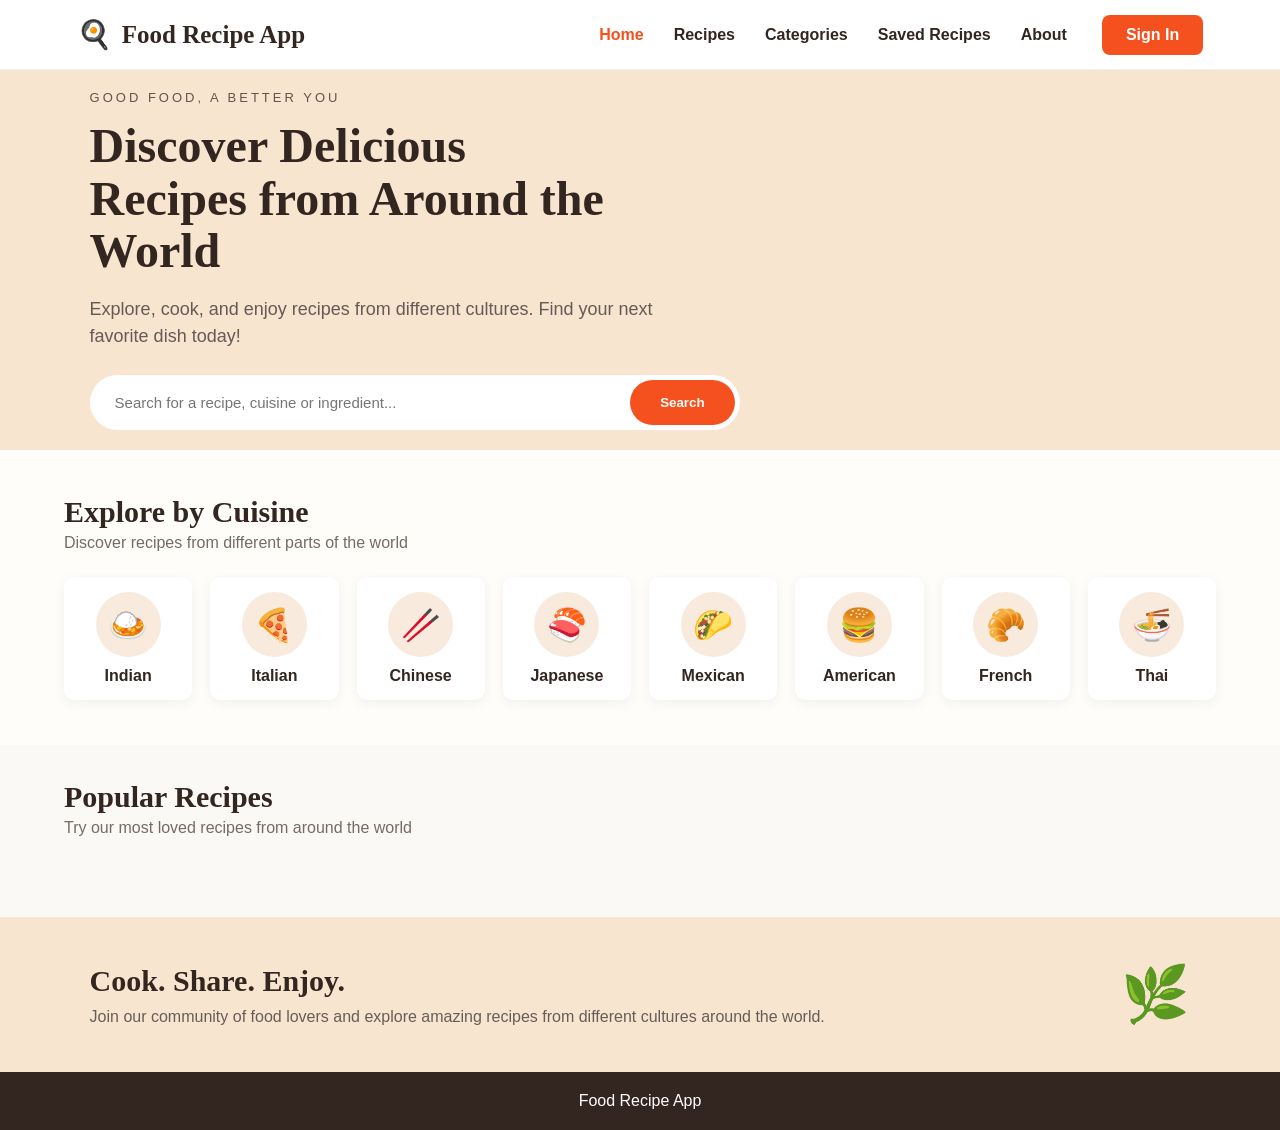
<file: index.html>
<!DOCTYPE html>
<html>

<head>

    <title>Food Recipe App</title>

    <link rel="stylesheet" href="CSS/style.css">

</head>

<body>

    <header>

        <div class="logo">
            <span>🍳</span>
            <h1>Food Recipe App</h1>
        </div>

        <nav>
            <a href="index.html" class="active">Home</a>
            <a href="recipes.html">Recipes</a>
            <a href="categories.html">Categories</a>
            <a href="saved.html">Saved Recipes</a>
            <a href="about.html">About</a>
        </nav>

        <div class="user-area" id="userArea">

            <a href="signin.html" class="signin">
                Sign In
            </a>

        </div>

    </header>


    <section class="hero">

        <div class="hero-content">

            <p class="small-title">
                GOOD FOOD, A BETTER YOU
            </p>

            <h2>
                Discover Delicious<br>
                Recipes from Around the World
            </h2>

            <p class="hero-text">
                Explore, cook, and enjoy recipes from different cultures.
                Find your next favorite dish today!
            </p>

            <div class="search-box">

                <input
                    type="text"
                    id="searchInput"
                    placeholder="Search for a recipe, cuisine or ingredient..."
                >

                <button onclick="searchRecipes()">
                    Search
                </button>

            </div>

        </div>

    </section>


    <section class="categories" id="categories">

        <div class="section-heading">

            <div>

                <h2>Explore by Cuisine</h2>

                <p>
                    Discover recipes from different parts of the world
                </p>

            </div>

        </div>


        <div class="category-container">

            <div class="category"
                 onclick="filterCuisine('Indian')">

                <div class="category-icon">🍛</div>

                <h3>Indian</h3>

            </div>


            <div class="category"
                 onclick="filterCuisine('Italian')">

                <div class="category-icon">🍕</div>

                <h3>Italian</h3>

            </div>


            <div class="category"
                 onclick="filterCuisine('Chinese')">

                <div class="category-icon">🥢</div>

                <h3>Chinese</h3>

            </div>


            <div class="category"
                 onclick="filterCuisine('Japanese')">

                <div class="category-icon">🍣</div>

                <h3>Japanese</h3>

            </div>


            <div class="category"
                 onclick="filterCuisine('Mexican')">

                <div class="category-icon">🌮</div>

                <h3>Mexican</h3>

            </div>


            <div class="category"
                 onclick="filterCuisine('American')">

                <div class="category-icon">🍔</div>

                <h3>American</h3>

            </div>


            <div class="category"
                 onclick="filterCuisine('French')">

                <div class="category-icon">🥐</div>

                <h3>French</h3>

            </div>


            <div class="category"
                 onclick="filterCuisine('Thai')">

                <div class="category-icon">🍜</div>

                <h3>Thai</h3>

            </div>

        </div>

    </section>


    <section class="recipes" id="recipes">

        <div class="section-heading">

            <div>

                <h2>Popular Recipes</h2>

                <p>
                    Try our most loved recipes from around the world
                </p>

            </div>

        </div>


        <div class="recipe-container">

        </div>

    </section>


    <section class="about" id="about">

        <div>

            <h2>
                Cook. Share. Enjoy.
            </h2>

            <p>
                Join our community of food lovers and explore amazing
                recipes from different cultures around the world.
            </p>

        </div>

        <div class="about-icon">
            🌿
        </div>

    </section>


    <footer>

        <p>
            Food Recipe App
        </p>

    </footer>


    <script src="JS/script.js"></script>
    <script src="JS/auth.js"></script>

</body>

</html>
</file>
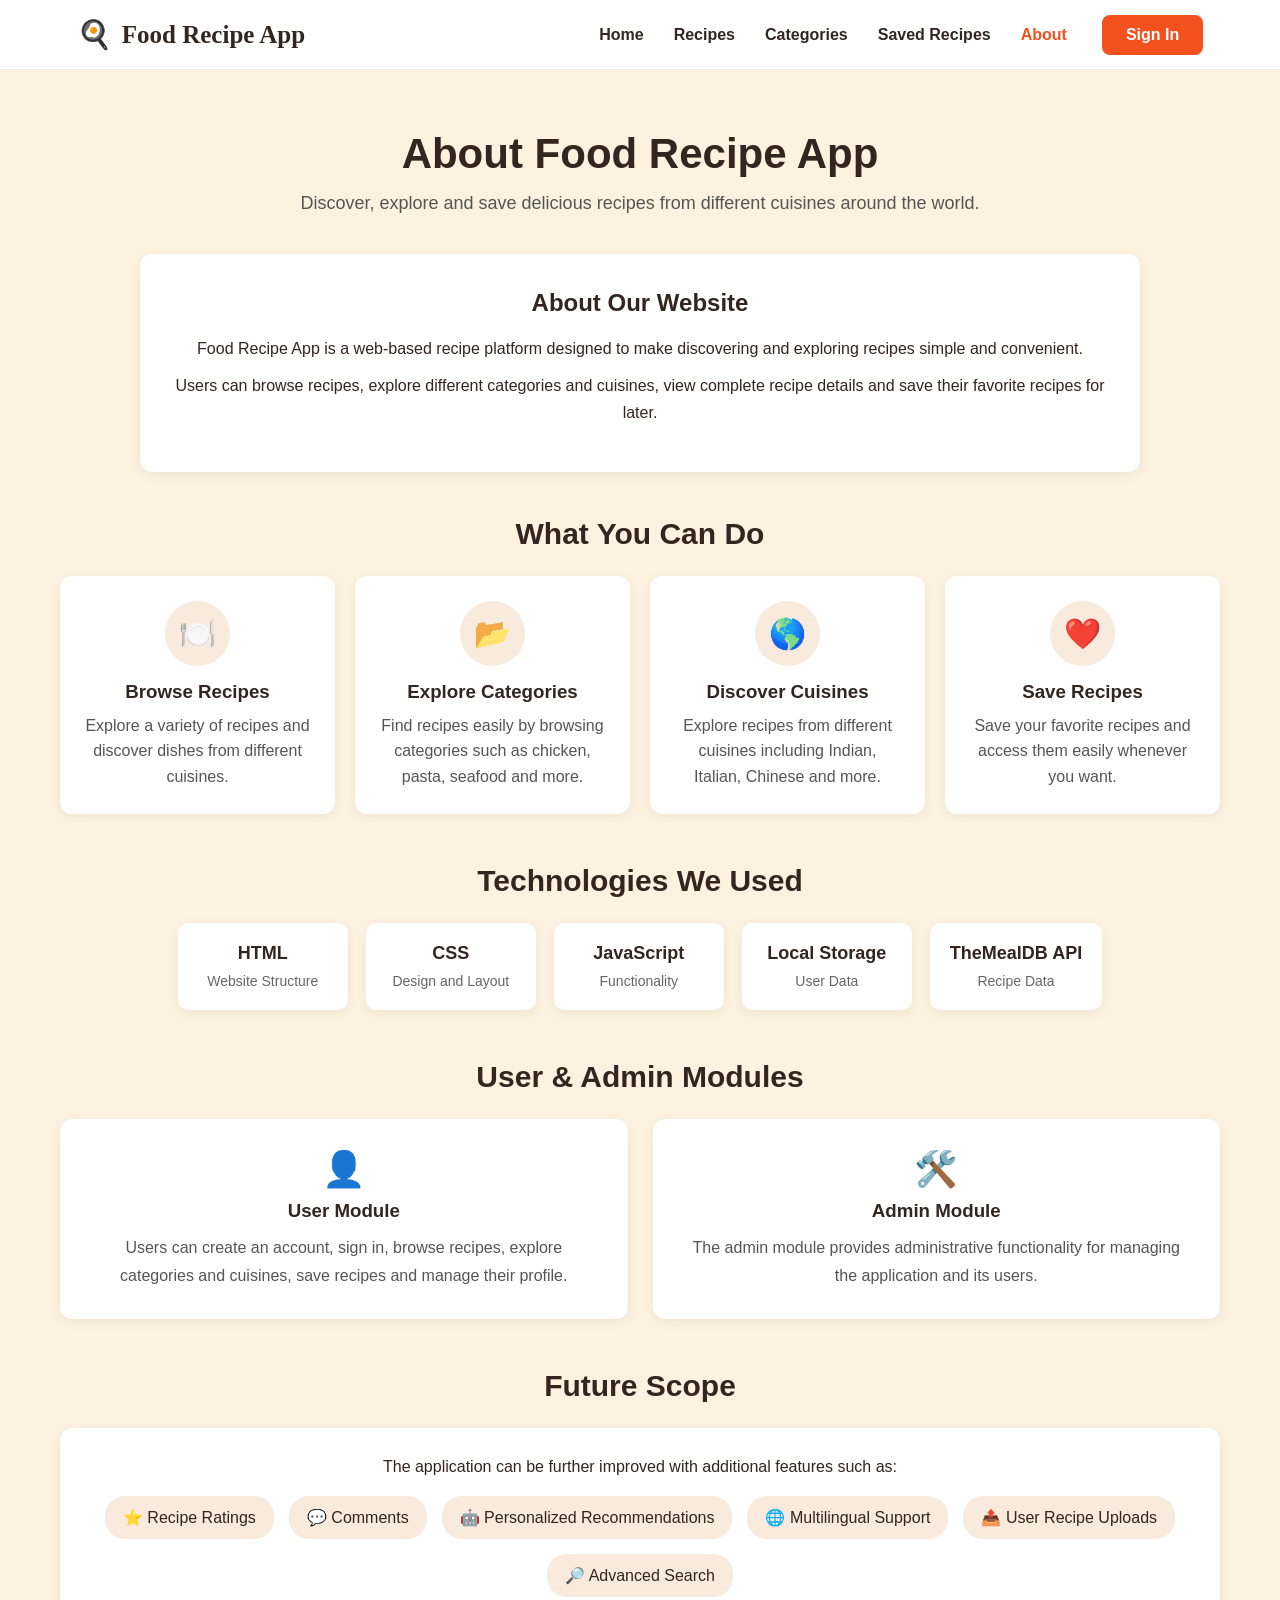
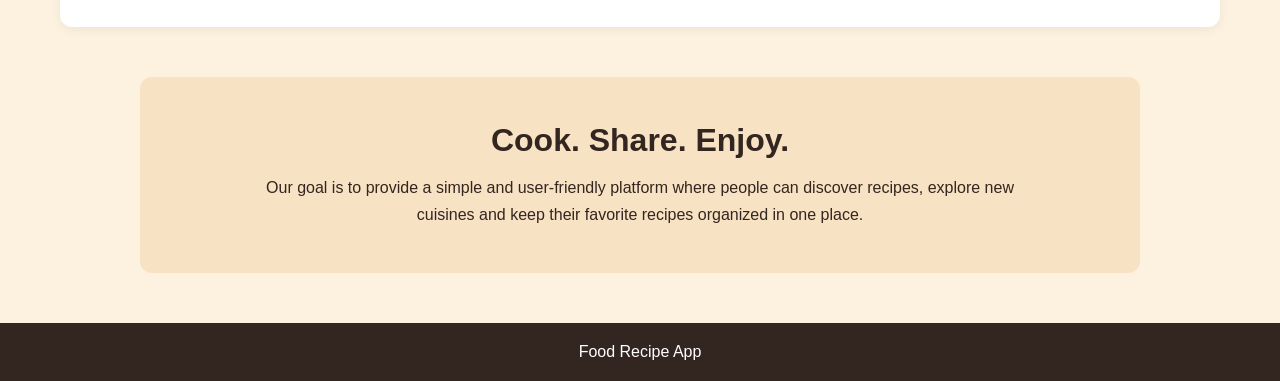
<file: about.html>
<!DOCTYPE html>
<html>

<head>

    <title>About - Food Recipe App</title>

    <link rel="stylesheet" href="CSS/style.css">

</head>

<body>

    <header>

        <div class="logo">

            <span>🍳</span>

            <h1>Food Recipe App</h1>

        </div>

        <nav>

            <a href="index.html">
                Home
            </a>

            <a href="recipes.html">
                Recipes
            </a>

            <a href="categories.html">
                Categories
            </a>

            <a href="saved.html">
                Saved Recipes
            </a>

            <a href="about.html" class="active">
                About
            </a>

        </nav>

        <div class="user-area" id="userArea">

            <a href="signin.html" class="signin">
                Sign In
            </a>

        </div>

    </header>


    <main class="about-page">

        <section class="about-hero">

            <h2>
                About Food Recipe App
            </h2>

            <p>
                Discover, explore and save delicious recipes
                from different cuisines around the world.
            </p>

        </section>


        <section class="about-introduction">

            <h2>
                About Our Website
            </h2>

            <p>
                Food Recipe App is a web-based recipe platform
                designed to make discovering and exploring recipes
                simple and convenient.
            </p>

            <p>
                Users can browse recipes, explore different
                categories and cuisines, view complete recipe
                details and save their favorite recipes for later.
            </p>

        </section>


        <section class="about-section">

            <h2>
                What You Can Do
            </h2>

            <div class="about-features">

                <div class="about-feature">

                    <div class="about-feature-icon">
                        🍽️
                    </div>

                    <h3>
                        Browse Recipes
                    </h3>

                    <p>
                        Explore a variety of recipes and discover
                        dishes from different cuisines.
                    </p>

                </div>


                <div class="about-feature">

                    <div class="about-feature-icon">
                        📂
                    </div>

                    <h3>
                        Explore Categories
                    </h3>

                    <p>
                        Find recipes easily by browsing categories
                        such as chicken, pasta, seafood and more.
                    </p>

                </div>


                <div class="about-feature">

                    <div class="about-feature-icon">
                        🌎
                    </div>

                    <h3>
                        Discover Cuisines
                    </h3>

                    <p>
                        Explore recipes from different cuisines
                        including Indian, Italian, Chinese and more.
                    </p>

                </div>


                <div class="about-feature">

                    <div class="about-feature-icon">
                        ❤️
                    </div>

                    <h3>
                        Save Recipes
                    </h3>

                    <p>
                        Save your favorite recipes and access them
                        easily whenever you want.
                    </p>

                </div>

            </div>

        </section>


        <section class="about-section">

            <h2>
                Technologies We Used
            </h2>

            <div class="technology-list">

                <div class="technology">
                    <strong>HTML</strong>
                    <span>Website Structure</span>
                </div>

                <div class="technology">
                    <strong>CSS</strong>
                    <span>Design and Layout</span>
                </div>

                <div class="technology">
                    <strong>JavaScript</strong>
                    <span>Functionality</span>
                </div>

                <div class="technology">
                    <strong>Local Storage</strong>
                    <span>User Data</span>
                </div>

                <div class="technology">
                    <strong>TheMealDB API</strong>
                    <span>Recipe Data</span>
                </div>

            </div>

        </section>


        <section class="about-section">

            <h2>
                User & Admin Modules
            </h2>

            <div class="modules-container">

                <div class="module-card">

                    <div class="module-icon">
                        👤
                    </div>

                    <h3>
                        User Module
                    </h3>

                    <p>
                        Users can create an account, sign in,
                        browse recipes, explore categories and
                        cuisines, save recipes and manage their
                        profile.
                    </p>

                </div>


                <div class="module-card">

                    <div class="module-icon">
                        🛠️
                    </div>

                    <h3>
                        Admin Module
                    </h3>

                    <p>
                        The admin module provides administrative
                        functionality for managing the application
                        and its users.
                    </p>

                </div>

            </div>

        </section>


        <section class="about-section">

            <h2>
                Future Scope
            </h2>

            <div class="future-content">

                <p>
                    The application can be further improved with
                    additional features such as:
                </p>

                <div class="future-list">

                    <span>⭐ Recipe Ratings</span>

                    <span>💬 Comments</span>

                    <span>🤖 Personalized Recommendations</span>

                    <span>🌐 Multilingual Support</span>

                    <span>📤 User Recipe Uploads</span>

                    <span>🔎 Advanced Search</span>

                </div>

            </div>

        </section>


        <section class="about-goal">

            <h2>
                Cook. Share. Enjoy.
            </h2>

            <p>
                Our goal is to provide a simple and user-friendly
                platform where people can discover recipes, explore
                new cuisines and keep their favorite recipes
                organized in one place.
            </p>

        </section>

    </main>


    <footer>

        <p>
            Food Recipe App
        </p>

    </footer>


    <script src="JS/auth.js"></script>

</body>

</html>
</file>
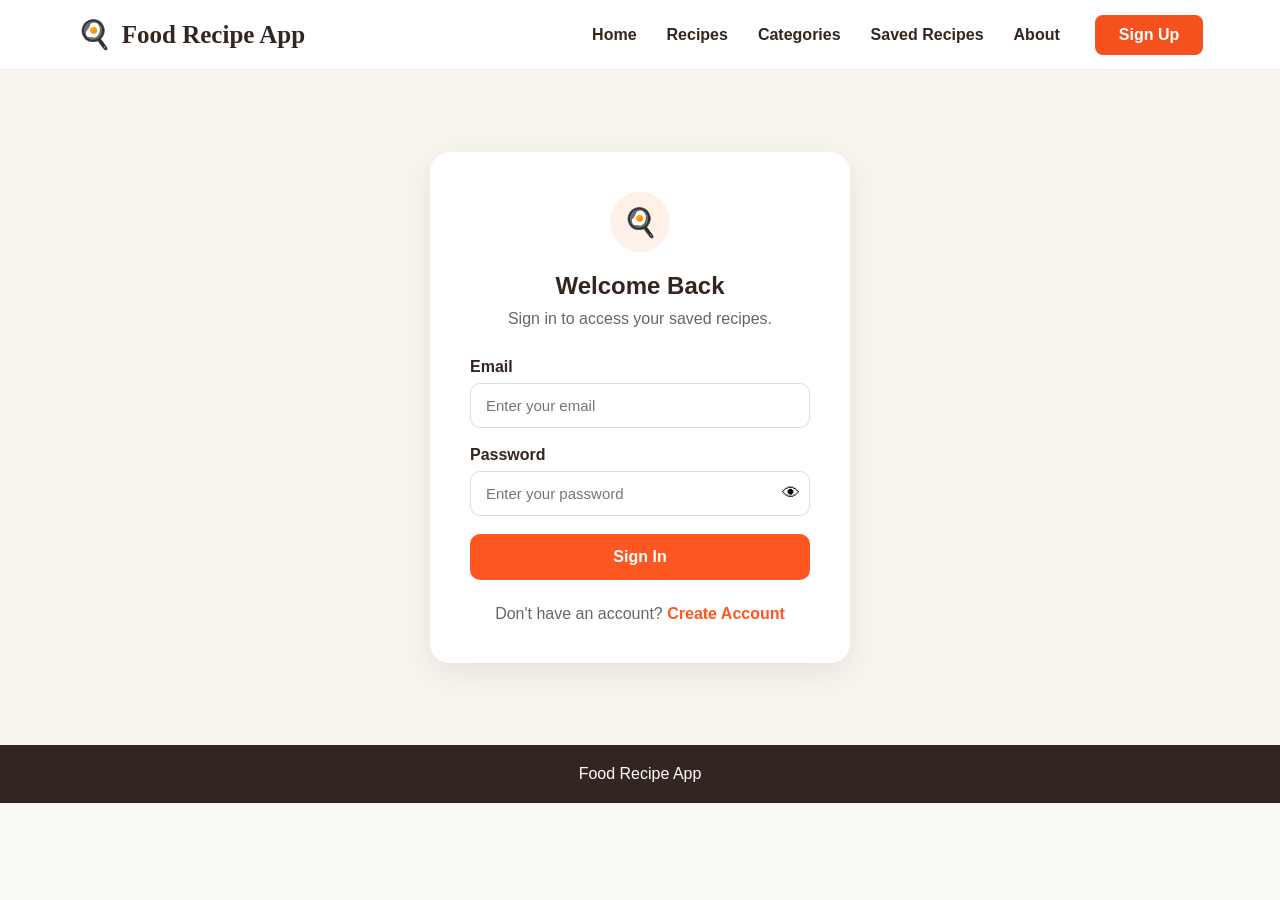
<file: admin.html>
<!DOCTYPE html>
<html>

<head>

    <title>Admin Dashboard - Food Recipe App</title>

    <link rel="stylesheet" href="CSS/style.css">

</head>


<body>


<header>

    <div class="logo">

        <span>🍳</span>

        <h1>Food Recipe App</h1>

    </div>


    <nav>

        <a href="admin.html" class="active">
            Dashboard
        </a>

        <a href="index.html">
            Website
        </a>

    </nav>


    <div class="user-area">

        <span class="welcome-user">
            👑 Administrator
        </span>

        <button
            class="logout-button"
            onclick="logout()"
        >
            Logout
        </button>

    </div>

</header>



<main class="admin-page">


    <div class="admin-heading">

        <div>

            <p class="small-title">
                ADMIN PANEL
            </p>

            <h2>
                Welcome, Administrator
            </h2>

            <p>
                Manage your Food Recipe App from here.
            </p>

        </div>

    </div>



    <section class="admin-stats">

        <div class="admin-card">

            <div class="admin-card-icon">
                👥
            </div>

            <h3 id="userCount">
                0
            </h3>

            <p>
                Registered Users
            </p>

        </div>

    </section>



    <section class="admin-content">


        <div class="admin-panel">

            <h2>
                User Management
            </h2>

            <p>
                Click on a user to view their profile.
            </p>


            <div id="userList"></div>

        </div>



        <div class="admin-panel">

            <h2>
                Quick Actions
            </h2>


            <div class="admin-actions">

                <a
                    href="index.html"
                    class="admin-action"
                >
                    🍴 View Website
                </a>


                <a
                    href="saved.html"
                    class="admin-action"
                >
                    ❤️ Saved Recipes
                </a>

            </div>

        </div>


    </section>


</main>



<footer>

    <p>
        Food Recipe App
    </p>

</footer>



<script src="JS/auth.js"></script>


<script>


function checkAdmin() {

    let loggedInUser =
        JSON.parse(
            localStorage.getItem("loggedInUser")
        );


    if (
        !loggedInUser ||
        loggedInUser.role !== "admin"
    ) {

        window.location.href =
            "signin.html";

        return;

    }


    displayUsers();

}



function displayUsers() {

    let users =
        JSON.parse(
            localStorage.getItem("users")
        ) || [];


    document.getElementById(
        "userCount"
    ).textContent =
        users.length;


    let userList =
        document.getElementById(
            "userList"
        );


    if (users.length === 0) {

        userList.innerHTML = `

            <div class="no-users">

                No registered users yet.

            </div>

        `;

        return;

    }


    userList.innerHTML = "";


    users.forEach(
        function(user, index) {


            let row =
                document.createElement(
                    "div"
                );


            row.className =
                "user-row";


            row.innerHTML = `

                <div class="user-info">

                    <div class="user-avatar">
                        👤
                    </div>

                    <div>

                        <h3>
                            ${user.name}
                        </h3>

                        <p>
                            ${user.email}
                        </p>

                    </div>

                </div>


                <div class="user-actions">

                    <button
                        class="view-user"
                        onclick="viewUser(${index})"
                    >
                        View Details
                    </button>


                    <button
                        class="delete-user"
                        onclick="deleteUser(${index})"
                    >
                        Delete
                    </button>

                </div>

            `;


            userList.appendChild(row);

        }
    );

}



function viewUser(index) {

    window.location.href =
        "user-profile.html?id=" +
        index;

}



function deleteUser(index) {

    let users =
        JSON.parse(
            localStorage.getItem("users")
        ) || [];


    if (
        confirm(
            "Are you sure you want to delete this user?"
        )
    ) {

        users.splice(index, 1);


        localStorage.setItem(
            "users",
            JSON.stringify(users)
        );


        displayUsers();

    }

}



checkAdmin();


</script>


</body>

</html>
</file>
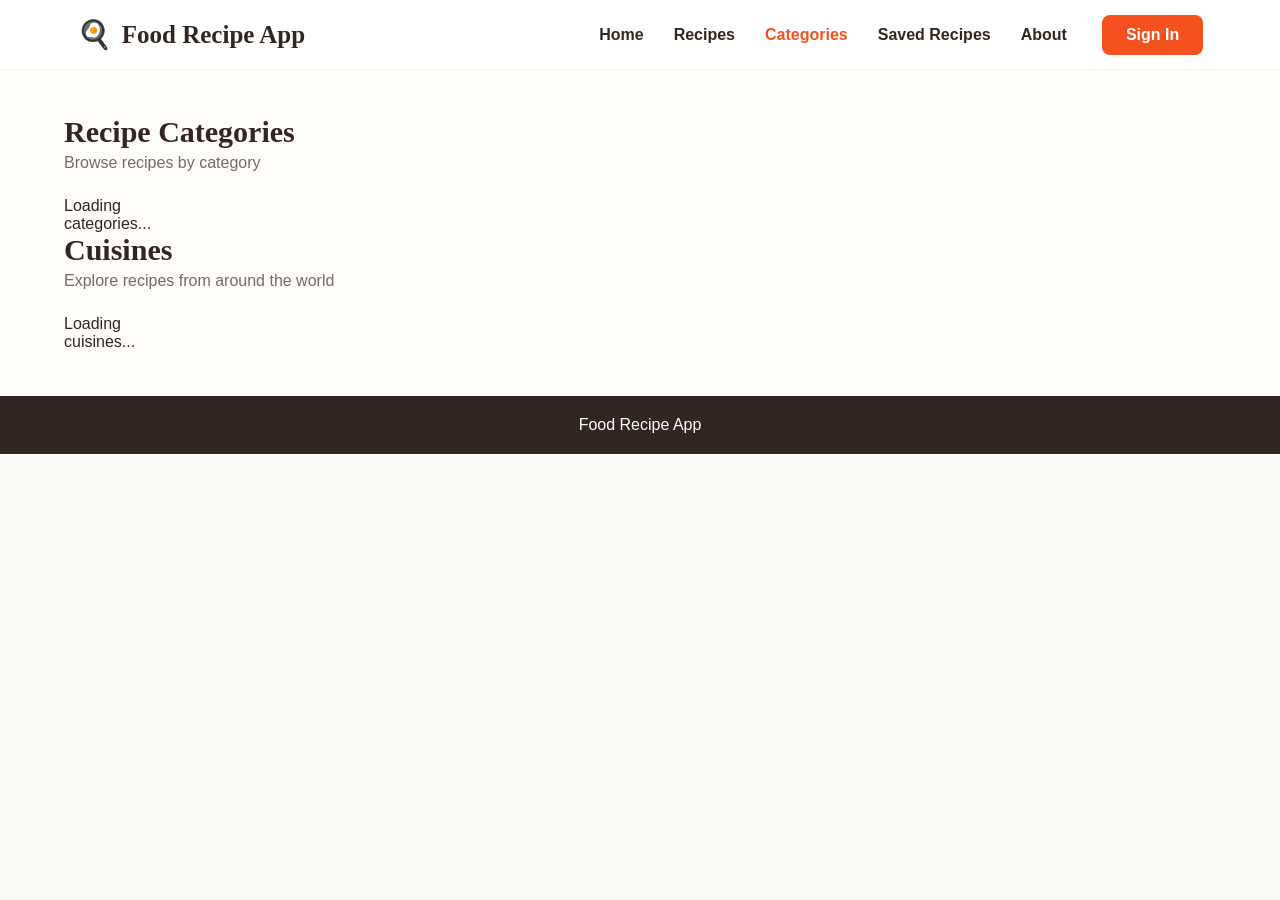
<file: categories.html>
<!DOCTYPE html>
<html>

<head>

    <title>Categories - Food Recipe App</title>

    <link rel="stylesheet" href="CSS/style.css">

</head>

<body>

    <header>

        <div class="logo">
            <span>🍳</span>
            <h1>Food Recipe App</h1>
        </div>

        <nav>

            <a href="index.html">
                Home
            </a>

            <a href="recipes.html">
                Recipes
            </a>

            <a href="categories.html" class="active">
                Categories
            </a>

            <a href="saved.html">
                Saved Recipes
            </a>

            <a href="about.html">
                About
            </a>

        </nav>

        <div class="user-area" id="userArea">

            <a href="signin.html" class="signin">
                Sign In
            </a>

        </div>

    </header>


    <main>

        <section class="categories">

            <div class="section-heading">

                <div>

                    <h2>
                        Recipe Categories
                    </h2>

                    <p>
                        Browse recipes by category
                    </p>

                </div>

            </div>


            <div
                class="category-container"
                id="categoryContainer"
            >

                <p>
                    Loading categories...
                </p>

            </div>


            <div class="section-heading">

                <div>

                    <h2>
                        Cuisines
                    </h2>

                    <p>
                        Explore recipes from around the world
                    </p>

                </div>

            </div>


            <div
                class="category-container"
                id="cuisineContainer"
            >

                <p>
                    Loading cuisines...
                </p>

            </div>

        </section>

    </main>


    <footer>

        <p>
            Food Recipe App
        </p>

    </footer>


    <script src="JS/categories.js"></script>
    <script src="JS/auth.js"></script>

</body>

</html>
</file>
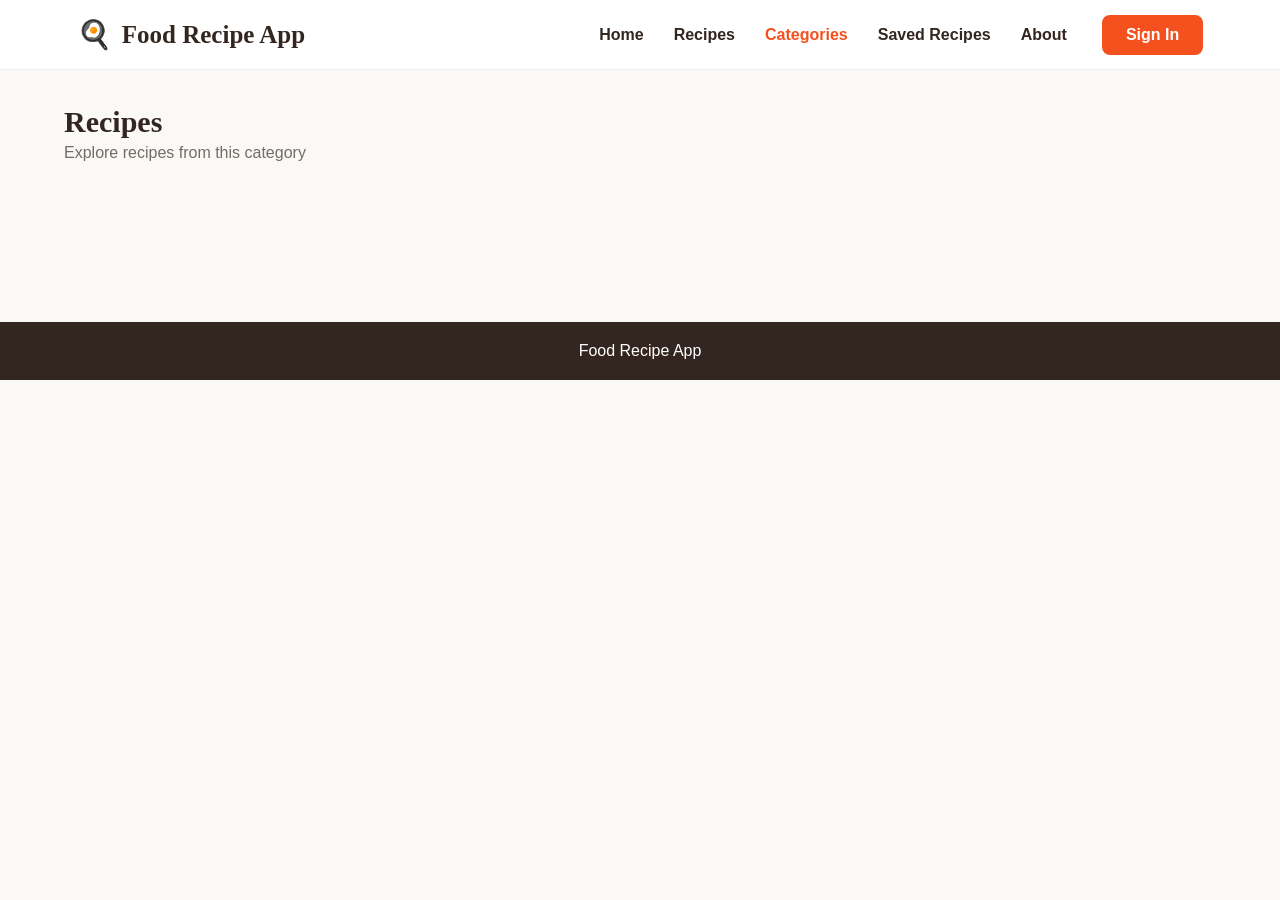
<file: category-recipes.html>
<!DOCTYPE html>
<html>

<head>

    <title>Category Recipes - Food Recipe App</title>

    <link rel="stylesheet" href="CSS/style.css">

</head>

<body>

    <header>

        <div class="logo">
            <span>🍳</span>
            <h1>Food Recipe App</h1>
        </div>

        <nav>

            <a href="index.html">
                Home
            </a>

            <a href="recipes.html">
                Recipes
            </a>

            <a href="categories.html" class="active">
                Categories
            </a>

            <a href="saved.html">
                Saved Recipes
            </a>

            <a href="about.html">
                About
            </a>

        </nav>

        <div class="user-area" id="userArea">

            <a href="signin.html" class="signin">
                Sign In
            </a>

        </div>

    </header>


    <main>

        <section class="recipes">

            <div class="section-heading">

                <div>

                    <h2 id="categoryTitle">
                        Category Recipes
                    </h2>

                    <p>
                       <p>
    Explore recipes from this category
</p>
                    </p>

                </div>

            </div>


            <div
                class="recipe-container"
                id="categoryRecipesContainer"
            >

            </div>


            <div
                class="recipe-pagination"
                id="categoryPagination"
            >

            </div>

        </section>

    </main>


    <footer>

        <p>
            Food Recipe App
        </p>

    </footer>


    <script src="JS/category-recipes.js"></script>
    <script src="JS/auth.js"></script>

</body>

</html>
</file>
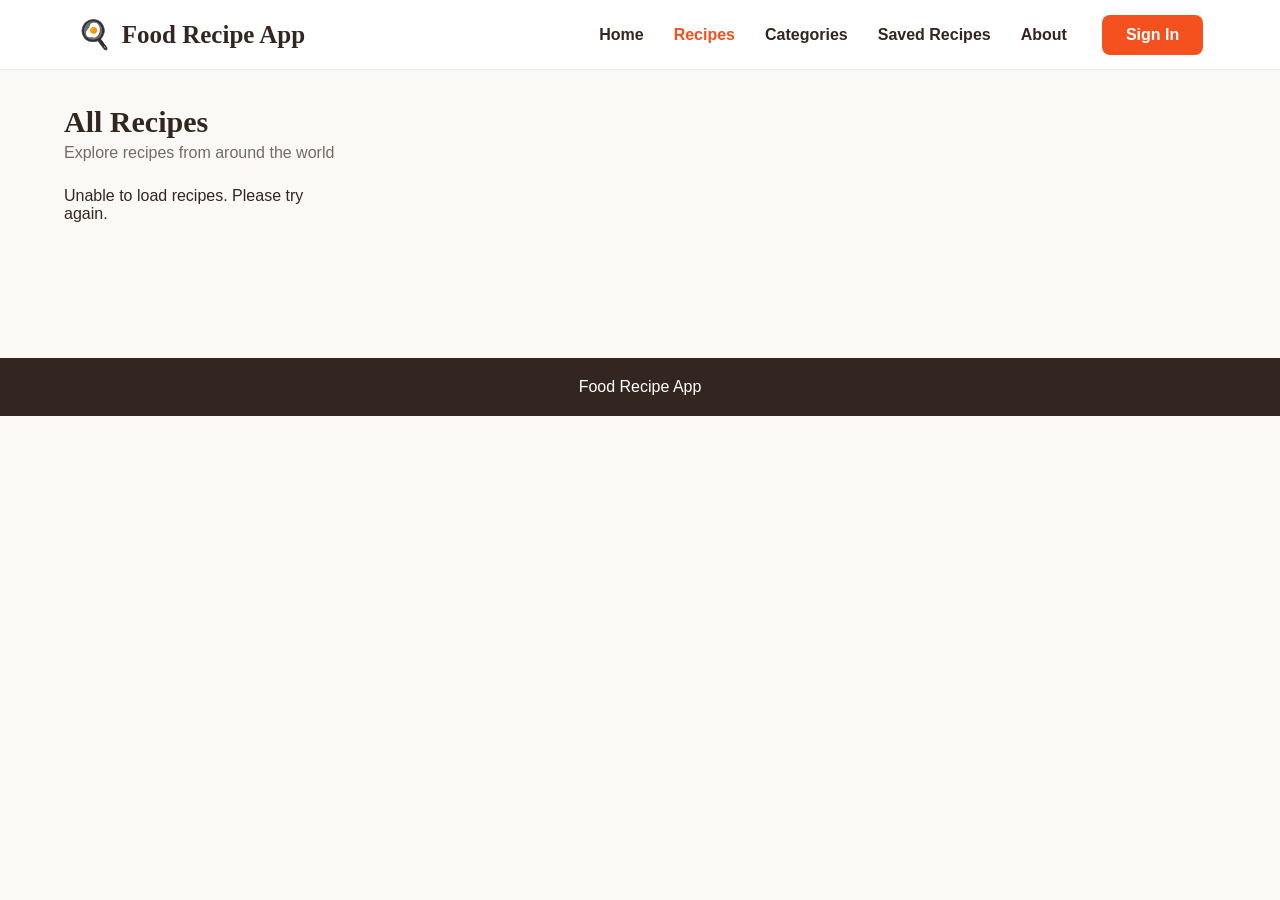
<file: recipes.html>
<!DOCTYPE html>
<html>

<head>

    <title>All Recipes - Food Recipe App</title>

    <link rel="stylesheet" href="CSS/style.css">

</head>

<body>

    <header>

        <div class="logo">
            <span>🍳</span>
            <h1>Food Recipe App</h1>
        </div>


        <nav>

            <a href="index.html">
                Home
            </a>

            <a href="recipes.html" class="active">
                Recipes
            </a>

            <a href="categories.html">Categories</a>

            <a href="saved.html">
                Saved Recipes
            </a>

            <a href="about.html">
                About
            </a>

        </nav>


        <div class="user-area" id="userArea">

            <a href="signin.html" class="signin">
                Sign In
            </a>

        </div>

    </header>


    <main>

        <section class="recipes">

            <div class="section-heading">

                <div>

                    <h2>
                        All Recipes
                    </h2>

                    <p>
                        Explore recipes from around the world
                    </p>

                </div>

            </div>


            <div
                class="recipe-container"
                id="allRecipesContainer"
            >

            </div>


            <div
                class="recipe-pagination"
                id="recipePagination"
            >

            </div>

        </section>

    </main>


    <footer>

        <p>
            Food Recipe App
        </p>

    </footer>


    <script src="JS/recipes.js"></script>
    <script src="JS/auth.js"></script>

</body>

</html>
</file>
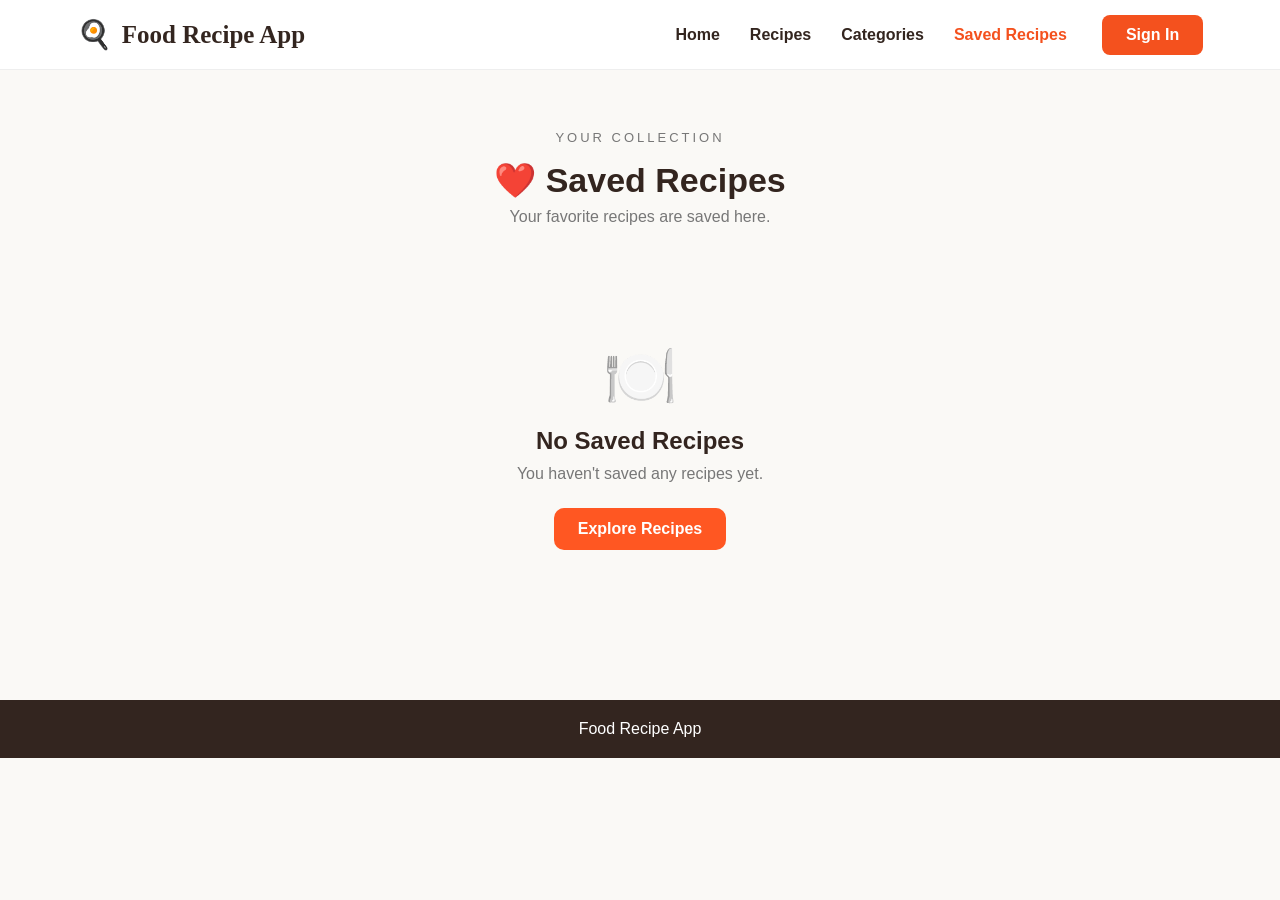
<file: saved.html>
<!DOCTYPE html>
<html>

<head>

    <title>Saved Recipes - Food Recipe App</title>

    <link rel="stylesheet" href="CSS/style.css">

</head>


<body>


<header>

    <div class="logo">

        <span>🍳</span>

        <h1>Food Recipe App</h1>

    </div>


    <nav>

        <a href="index.html">
            Home
        </a>

        <a href="recipes.html">
            Recipes
        </a>

        <a href="categories.html">
            Categories
        </a>

        <a
            href="saved.html"
            class="active"
        >
            Saved Recipes
        </a>

    </nav>


    <div
        class="user-area"
        id="userArea"
    >

        <a
            href="signin.html"
            class="signin"
        >
            Sign In
        </a>

    </div>

</header>



<main class="saved-page">


    <section class="saved-heading">

        <p class="small-title">
            YOUR COLLECTION
        </p>

        <h2>
            ❤️ Saved Recipes
        </h2>

        <p>
            Your favorite recipes are saved here.
        </p>

    </section>



    <section
        id="savedRecipes"
        class="recipe-container"
    ></section>



    <div
        id="noSavedRecipes"
        class="no-saved"
    >

        <div class="no-saved-icon">
            🍽️
        </div>

        <h2>
            No Saved Recipes
        </h2>

        <p>
            You haven't saved any recipes yet.
        </p>

        <a
            href="recipes.html"
            class="auth-button"
        >
            Explore Recipes
        </a>

    </div>


</main>



<footer>

    <p>
        Food Recipe App
    </p>

</footer>



<script src="JS/auth.js"></script>


<script>


const SAVED_API =
    "https://www.themealdb.com/api/json/v1/1";



function getSavedRecipeKey() {

    let user =
        JSON.parse(
            localStorage.getItem(
                "loggedInUser"
            )
        );


    if (
        !user ||
        !user.email
    ) {

        return null;

    }


    return "savedRecipes_" +
        user.email;

}



async function loadSavedRecipes() {

    let key =
        getSavedRecipeKey();


    let container =
        document.getElementById(
            "savedRecipes"
        );


    let emptyMessage =
        document.getElementById(
            "noSavedRecipes"
        );


    container.innerHTML = "";


    if (!key) {

        emptyMessage.style.display =
            "block";

        return;

    }


    let savedRecipes =
        JSON.parse(
            localStorage.getItem(key)
        ) || [];


    if (
        savedRecipes.length === 0
    ) {

        emptyMessage.style.display =
            "block";

        return;

    }


    emptyMessage.style.display =
        "none";


    for (
        let i = 0;
        i < savedRecipes.length;
        i++
    ) {

        try {

            let response =
                await fetch(
                    SAVED_API +
                    "/lookup.php?i=" +
                    savedRecipes[i]
                );


            let data =
                await response.json();


            if (
                data.meals &&
                data.meals.length > 0
            ) {

                createSavedCard(
                    data.meals[0],
                    container
                );

            }

        } catch (error) {

            console.log(error);

        }

    }


    if (
        container.children.length === 0
    ) {

        emptyMessage.style.display =
            "block";

    }

}



function createSavedCard(
    recipe,
    container
) {

    let card =
        document.createElement(
            "div"
        );


    card.className =
        "recipe-card";


    card.innerHTML = `

        <div class="recipe-image">

            <img
                src="${recipe.strMealThumb}"
                alt="${recipe.strMeal}"
            >

            <span class="heart saved-heart">
                ♥
            </span>

        </div>


        <div class="recipe-content">

            <span class="tag">
                ${recipe.strArea || "Recipe"}
            </span>


            <h3>
                ${recipe.strMeal}
            </h3>


            <p>
                🍽️ ${recipe.strCategory || "Recipe"}
            </p>


            <div class="card-buttons">

                <button
                    onclick="viewSavedRecipe('${recipe.idMeal}')"
                >
                    View Recipe
                </button>


                <button
                    class="remove-save"
                    onclick="removeSavedRecipe('${recipe.idMeal}')"
                >
                    Remove
                </button>

            </div>

        </div>

    `;


    container.appendChild(card);

}



function viewSavedRecipe(id) {

    window.location.href =
        "recipe-details.html?id=" +
        id;

}



function removeSavedRecipe(id) {

    let key =
        getSavedRecipeKey();


    if (!key) {

        return;

    }


    let savedRecipes =
        JSON.parse(
            localStorage.getItem(key)
        ) || [];


    savedRecipes =
        savedRecipes.filter(
            function(recipeId) {

                return String(recipeId) !==
                    String(id);

            }
        );


    localStorage.setItem(
        key,
        JSON.stringify(savedRecipes)
    );


    loadSavedRecipes();

}


loadSavedRecipes();


</script>


</body>

</html>
</file>
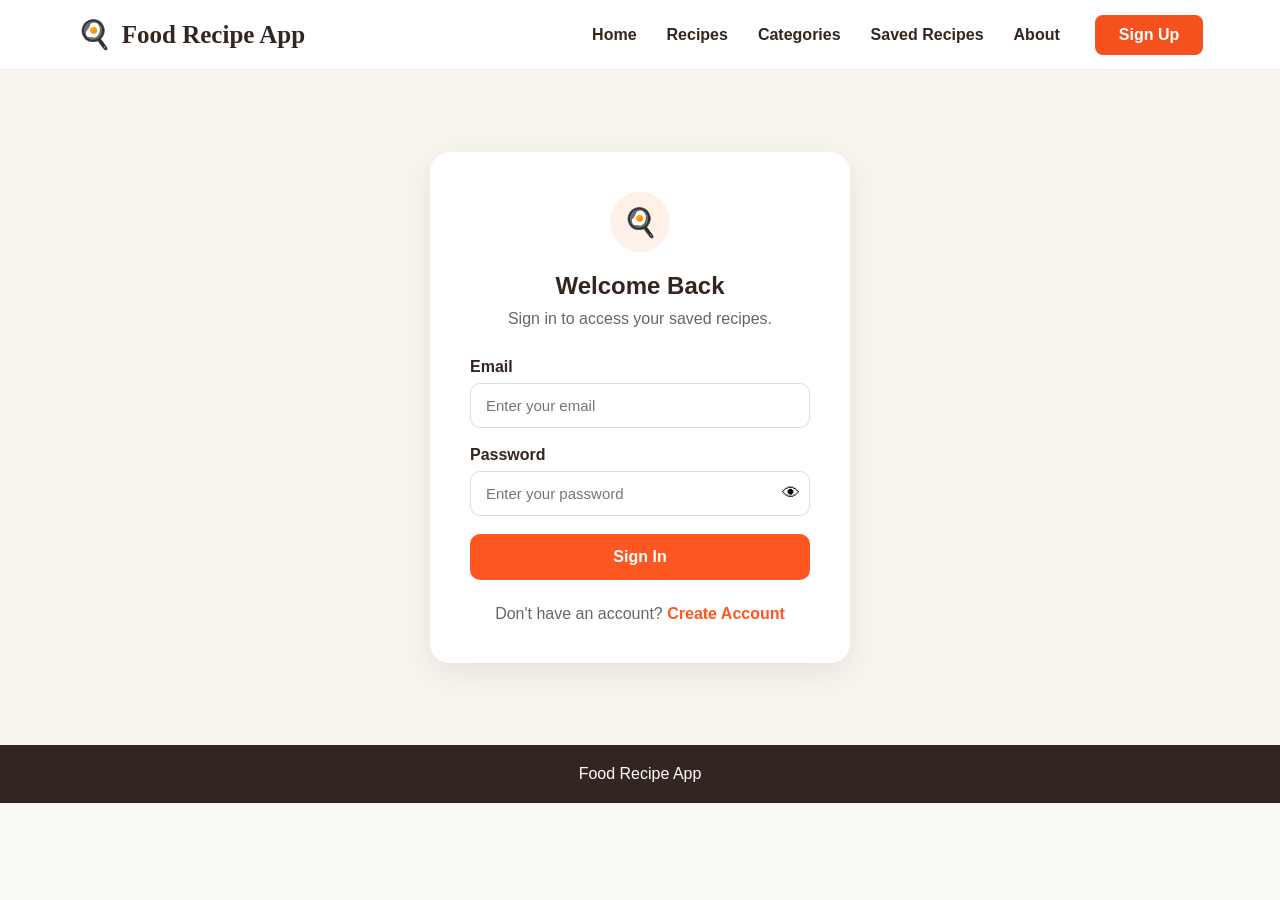
<file: signin.html>
<!DOCTYPE html>
<html>

<head>

    <title>Sign In - Food Recipe App</title>

    <link rel="stylesheet" href="CSS/style.css">

</head>

<body>

    <header>

        <div class="logo">

            <span>🍳</span>

            <h1>Food Recipe App</h1>

        </div>

        <nav>

            <a href="index.html">Home</a>
            <a href="index.html#recipes">Recipes</a>
            <a href="index.html#categories">Categories</a>
            <a href="saved.html">Saved Recipes</a>
            <a href="about.html">About</a>

        </nav>

        <div class="user-area">

            <a href="signup.html" class="signin">
                Sign Up
            </a>

        </div>

    </header>


    <section class="auth-section">

        <div class="auth-box">

            <div class="auth-icon">
                🍳
            </div>

            <h2>Welcome Back</h2>

            <p>
                Sign in to access your saved recipes.
            </p>


            <form onsubmit="event.preventDefault(); signin()">

                <label>Email</label>

                <input
                    type="email"
                    id="signinEmail"
                    placeholder="Enter your email"
                    required
                >


                <label>Password</label>

                <div class="password-box">

                    <input
                        type="password"
                        id="signinPassword"
                        placeholder="Enter your password"
                        required
                    >

                    <button
                        type="button"
                        onclick="togglePassword('signinPassword', this)"
                    >
                        👁
                    </button>

                </div>


                <button
                    type="submit"
                    class="auth-button"
                >
                    Sign In
                </button>

            </form>


            <p class="auth-switch">

                Don't have an account?

                <a href="signup.html">
                    Create Account
                </a>

            </p>

        </div>

    </section>


    <footer>

        <p>Food Recipe App</p>

    </footer>


    <script src="JS/auth.js"></script>

</body>

</html>
</file>
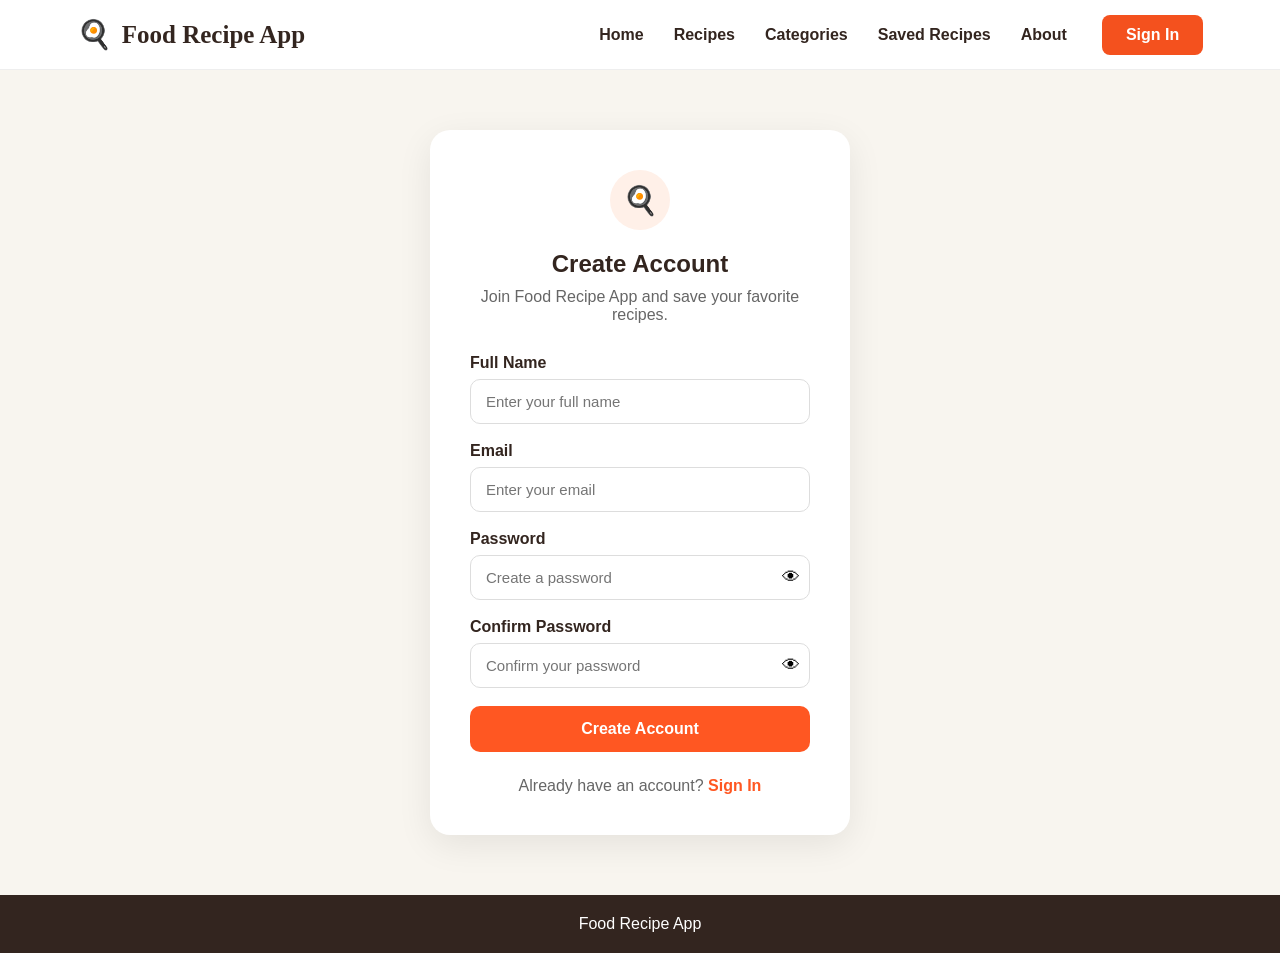
<file: signup.html>
<!DOCTYPE html>
<html>

<head>

    <title>Sign Up - Food Recipe App</title>

    <link rel="stylesheet" href="CSS/style.css">

</head>

<body>

    <header>

        <div class="logo">

            <span>🍳</span>

            <h1>Food Recipe App</h1>

        </div>

        <nav>

            <a href="index.html">Home</a>
            <a href="index.html#recipes">Recipes</a>
            <a href="index.html#categories">Categories</a>
            <a href="saved.html">Saved Recipes</a>
            <a href="about.html">About</a>

        </nav>

        <div class="user-area">

            <a href="signin.html" class="signin">
                Sign In
            </a>

        </div>

    </header>


    <section class="auth-section">

        <div class="auth-box">

            <div class="auth-icon">
                🍳
            </div>

            <h2>Create Account</h2>

            <p>
                Join Food Recipe App and save your favorite recipes.
            </p>


            <form onsubmit="event.preventDefault(); signup()">

                <label>Full Name</label>

                <input
                    type="text"
                    id="signupName"
                    placeholder="Enter your full name"
                    required
                >


                <label>Email</label>

                <input
                    type="email"
                    id="signupEmail"
                    placeholder="Enter your email"
                    required
                >


                <label>Password</label>

                <div class="password-box">

                    <input
                        type="password"
                        id="signupPassword"
                        placeholder="Create a password"
                        required
                    >

                    <button
                        type="button"
                        onclick="togglePassword('signupPassword', this)"
                    >
                        👁
                    </button>

                </div>


                <label>Confirm Password</label>

                <div class="password-box">

                    <input
                        type="password"
                        id="confirmPassword"
                        placeholder="Confirm your password"
                        required
                    >

                    <button
                        type="button"
                        onclick="togglePassword('confirmPassword', this)"
                    >
                        👁
                    </button>

                </div>


                <button
                    type="submit"
                    class="auth-button"
                >
                    Create Account
                </button>

            </form>


            <p class="auth-switch">

                Already have an account?

                <a href="signin.html">
                    Sign In
                </a>

            </p>

        </div>

    </section>


    <footer>

        <p>Food Recipe App</p>

    </footer>


    <script src="JS/auth.js"></script>

</body>

</html>
</file>
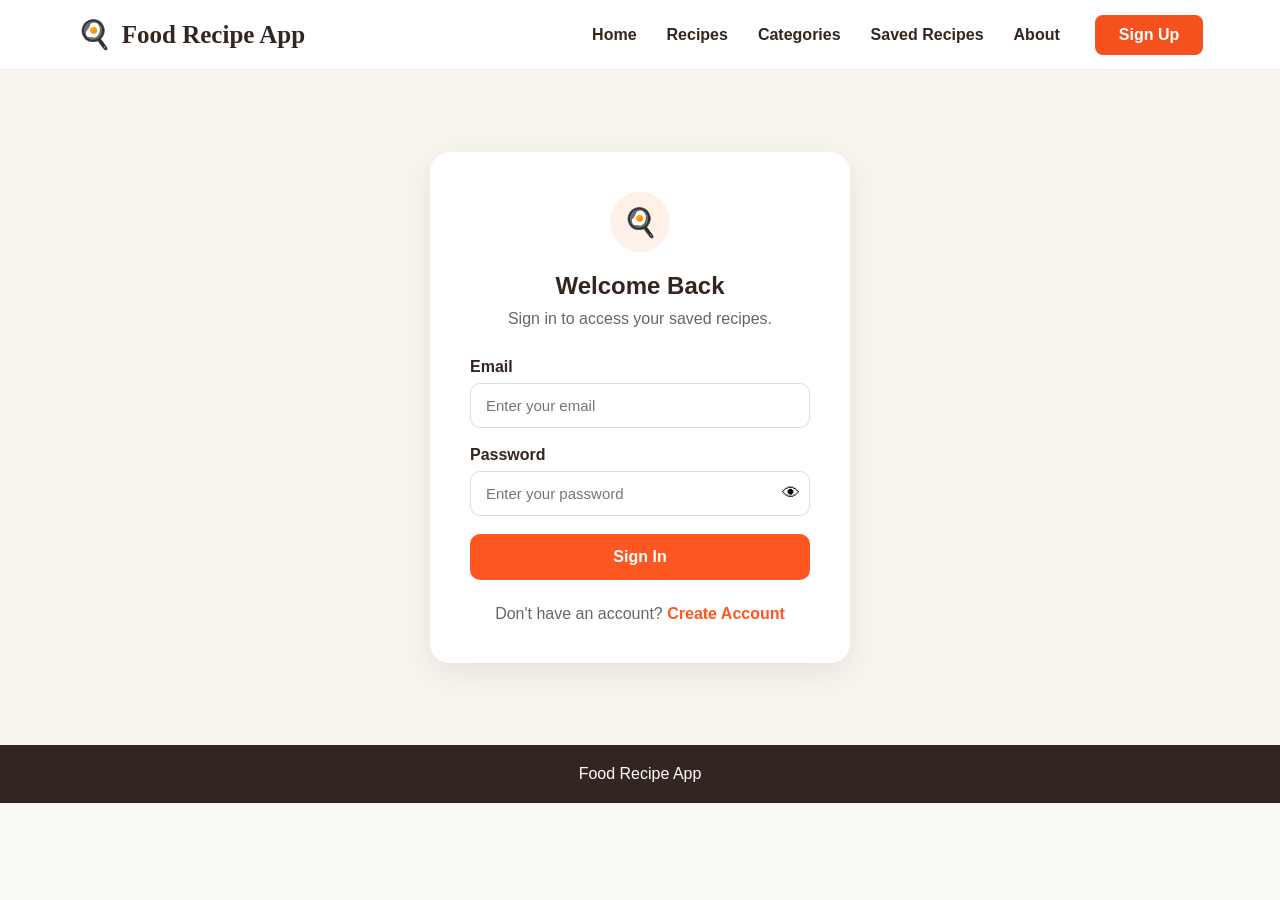
<file: user-profile.html>
<!DOCTYPE html>
<html>

<head>

    <title>User Profile - Food Recipe App</title>

    <link rel="stylesheet" href="CSS/style.css">

</head>


<body>


<header>

    <div class="logo">

        <span>🍳</span>

        <h1>Food Recipe App</h1>

    </div>


    <nav>

        <a href="admin.html">
            Dashboard
        </a>

        <a href="index.html">
            Website
        </a>

    </nav>


    <div class="user-area">

        <span class="welcome-user">
            👑 Administrator
        </span>

        <button
            class="logout-button"
            onclick="logout()"
        >
            Logout
        </button>

    </div>

</header>



<main class="profile-page">


    <div class="profile-card">


        <a
            href="admin.html"
            class="back-dashboard"
        >
            ← Back to Dashboard
        </a>



        <div class="profile-header">

            <div class="profile-avatar">
                👤
            </div>

            <p class="small-title">
                USER PROFILE
            </p>

            <h2 id="profileName">
                Loading...
            </h2>

            <p>
                Food Recipe App Member
            </p>

        </div>



        <div class="profile-details">


            <div class="profile-detail">

                <span>
                    👤
                </span>

                <div>

                    <small>
                        Full Name
                    </small>

                    <strong id="profileFullName">
                        -
                    </strong>

                </div>

            </div>



            <div class="profile-detail">

                <span>
                    📧
                </span>

                <div>

                    <small>
                        Email Address
                    </small>

                    <strong id="profileEmail">
                        -
                    </strong>

                </div>

            </div>



            <div class="profile-detail">

                <span>
                    🛡️
                </span>

                <div>

                    <small>
                        Account Role
                    </small>

                    <strong id="profileRole">
                        -
                    </strong>

                </div>

            </div>



            <div class="profile-detail">

                <span>
                    ✅
                </span>

                <div>

                    <small>
                        Account Status
                    </small>

                    <strong id="profileStatus">
                        -
                    </strong>

                </div>

            </div>



            <div class="profile-detail">

                <span>
                    ❤️
                </span>

                <div>

                    <small>
                        Saved Recipes
                    </small>

                    <strong id="savedCount">
                        0
                    </strong>

                </div>

            </div>


        </div>



        <section class="profile-saved">

            <h2>
                ❤️ Saved Recipes
            </h2>

            <p id="savedMessage">
                Loading saved recipes...
            </p>


            <div
                id="profileSavedRecipes"
                class="profile-recipe-grid"
            ></div>

        </section>



        <div class="profile-actions">

            <button
                class="delete-profile"
                onclick="deleteProfile()"
            >
                🗑️ Delete User
            </button>

        </div>


    </div>


</main>



<footer>

    <p>
        Food Recipe App
    </p>

</footer>



<script src="JS/auth.js"></script>


<script>


const PROFILE_API =
    "https://dummyjson.com/recipes";


let currentUserIndex;



function checkAdmin() {

    let loggedInUser =
        JSON.parse(
            localStorage.getItem(
                "loggedInUser"
            )
        );


    if (
        !loggedInUser ||
        loggedInUser.role !== "admin"
    ) {

        window.location.href =
            "signin.html";

        return false;

    }


    return true;

}



async function loadProfile() {

    if (!checkAdmin()) {

        return;

    }


    let params =
        new URLSearchParams(
            window.location.search
        );


    let index =
        params.get("id");


    if (
        index === null
    ) {

        window.location.href =
            "admin.html";

        return;

    }


    let users =
        JSON.parse(
            localStorage.getItem("users")
        ) || [];


    let user =
        users[index];


    if (!user) {

        window.location.href =
            "admin.html";

        return;

    }


    currentUserIndex =
        Number(index);


    document.getElementById(
        "profileName"
    ).textContent =
        user.name;


    document.getElementById(
        "profileFullName"
    ).textContent =
        user.name;


    document.getElementById(
        "profileEmail"
    ).textContent =
        user.email;


    document.getElementById(
        "profileRole"
    ).textContent =
        user.role === "admin"
            ? "Administrator"
            : "User";


    document.getElementById(
        "profileStatus"
    ).textContent =
        "Registered";


    await loadUserSavedRecipes(
        user.email
    );

}



async function loadUserSavedRecipes(email) {

    let key =
        "savedRecipes_" +
        email;


    let savedRecipes =
        JSON.parse(
            localStorage.getItem(key)
        ) || [];


    document.getElementById(
        "savedCount"
    ).textContent =
        savedRecipes.length;


    let container =
        document.getElementById(
            "profileSavedRecipes"
        );


    let message =
        document.getElementById(
            "savedMessage"
        );


    container.innerHTML = "";


    if (
        savedRecipes.length === 0
    ) {

        message.textContent =
            "This user has not saved any recipes yet.";

        return;

    }


    message.textContent =
        "Recipes saved by this user";


    for (
        let i = 0;
        i < savedRecipes.length;
        i++
    ) {

        try {

            let response =
                await fetch(
                    PROFILE_API +
                    "/" +
                    savedRecipes[i]
                );


            let recipe =
                await response.json();


            if (
                recipe &&
                recipe.id
            ) {

                let card =
                    document.createElement(
                        "div"
                    );


                card.className =
                    "profile-recipe-card";


                card.innerHTML = `

                    <img
                        src="${recipe.image}"
                        alt="${recipe.name}"
                    >

                    <div class="profile-recipe-content">

                        <h3>
                            ${recipe.name}
                        </h3>

                        <p>
                            🌎 ${recipe.cuisine || "Unknown"}
                        </p>

                        <p>
                            ⏱️ ${recipe.prepTimeMinutes} min
                            &nbsp; | &nbsp;
                            🍽️ ${recipe.servings}
                        </p>

                        <button
                            onclick="viewRecipe('${recipe.id}')"
                        >
                            View Recipe
                        </button>

                    </div>

                `;


                container.appendChild(card);

            }

        } catch (error) {

            console.log(error);

        }

    }

}



function viewRecipe(id) {

    window.location.href =
        "recipe-details.html?id=" +
        id;

}



function deleteProfile() {

    let users =
        JSON.parse(
            localStorage.getItem("users")
        ) || [];


    if (
        currentUserIndex === undefined ||
        !users[currentUserIndex]
    ) {

        return;

    }


    let user =
        users[currentUserIndex];


    if (
        confirm(
            "Are you sure you want to delete " +
            user.name +
            "?"
        )
    ) {

        localStorage.removeItem(
            "savedRecipes_" +
            user.email
        );


        users.splice(
            currentUserIndex,
            1
        );


        localStorage.setItem(
            "users",
            JSON.stringify(users)
        );


        alert(
            "User deleted successfully."
        );


        window.location.href =
            "admin.html";

    }

}



loadProfile();


</script>


</body>

</html>
</file>
<file: CSS/style.css>
* {
    margin: 0;
    padding: 0;
    box-sizing: border-box;
}


body {
    font-family: Arial, sans-serif;
    background-color: #faf9f6;
    color: #33251f;
}


/* HEADER */

header {
    height: 70px;
    background-color: white;
    display: flex;
    align-items: center;
    padding: 0 6%;
    border-bottom: 1px solid #eee;
}


.logo {
    display: flex;
    align-items: center;
    gap: 10px;
    margin-right: auto;
}


.logo span {
    font-size: 28px;
}


.logo h1 {
    font-family: Georgia, serif;
    font-size: 25px;
}


nav {
    display: flex;
    gap: 30px;
}


nav a {
    color: #33251f;
    text-decoration: none;
    font-weight: bold;
    padding: 25px 0;
}


nav a:hover,
nav a.active {
    color: #f4511e;
}


.signin {
    background-color: #f4511e;
    color: white;
    text-decoration: none;
    padding: 11px 24px;
    border-radius: 8px;
    margin-left: 35px;
    font-weight: bold;
}


.signin:hover {
    background-color: #d84315;
}


/* HERO */

.hero {
    min-height: 380px;
    display: flex;
    align-items: center;
    background-color: #f7e5d0;
    padding-left: 7%;
    overflow: hidden;
}


.hero-content {
    width: 55%;
    z-index: 2;
}


.small-title {
    letter-spacing: 3px;
    font-size: 13px;
    margin-bottom: 15px;
    color: #66534a;
}


.hero h2 {
    font-family: Georgia, serif;
    font-size: 48px;
    line-height: 1.1;
    margin-bottom: 18px;
}


.hero-text {
    font-size: 18px;
    color: #655a55;
    line-height: 1.5;
    max-width: 600px;
    margin-bottom: 25px;
}


.search-box {
    display: flex;
    width: 650px;
    background-color: white;
    border-radius: 30px;
    padding: 5px;
}


.search-box input {
    flex: 1;
    border: none;
    outline: none;
    padding: 14px 20px;
    font-size: 15px;
    border-radius: 30px;
}


.search-box button {
    border: none;
    background-color: #f4511e;
    color: white;
    padding: 13px 30px;
    border-radius: 25px;
    font-weight: bold;
    cursor: pointer;
}


.search-box button:hover {
    background-color: #d84315;
}


.hero-image {
    width: 45%;
    height: 380px;
    overflow: hidden;
}


.hero-image img {
    width: 100%;
    height: 100%;
    object-fit: cover;
}


/* CATEGORIES */

.categories {
    padding: 45px 5%;
    background-color: #fffdf9;
}


.section-heading {
    display: flex;
    justify-content: space-between;
    align-items: center;
    margin-bottom: 25px;
}


.section-heading h2 {
    font-family: Georgia, serif;
    font-size: 30px;
    margin-bottom: 5px;
}


.section-heading p {
    color: #746b66;
    font-size: 16px;
}


.category-container {
    display: grid;
    grid-template-columns: repeat(8, 1fr);
    gap: 18px;
}


.category {
    background-color: white;
    padding: 15px 10px;
    border-radius: 10px;
    text-align: center;
    box-shadow: 0 3px 12px rgba(0, 0, 0, 0.06);
    cursor: pointer;
}


.category:hover {
    transform: translateY(-3px);
}


.category-icon {
    width: 65px;
    height: 65px;
    display: flex;
    align-items: center;
    justify-content: center;
    background-color: #f8eadc;
    border-radius: 50%;
    font-size: 32px;
    margin: auto;
    margin-bottom: 10px;
}


.category h3 {
    font-size: 16px;
}


/* RECIPES */

.recipes {
    padding: 35px 5% 55px;
    background-color: #faf9f6;
}


.recipe-container {
    display: grid;
    grid-template-columns: repeat(4, 1fr);
    gap: 22px;
}


.recipe-card {
    background-color: white;
    border-radius: 12px;
    overflow: hidden;
    box-shadow: 0 4px 15px rgba(0, 0, 0, 0.07);
}


.recipe-card:hover {
    transform: translateY(-4px);
}


.recipe-image {
    height: 190px;
    position: relative;
    overflow: hidden;
}


.recipe-image img {
    width: 100%;
    height: 100%;
    object-fit: cover;
}


.heart {
    position: absolute;
    top: 12px;
    right: 12px;
    width: 34px;
    height: 34px;
    background-color: white;
    border-radius: 50%;
    display: flex;
    align-items: center;
    justify-content: center;
    font-size: 23px;
    cursor: pointer;
}


.recipe-content {
    padding: 16px;
}


.tag {
    display: inline-block;
    padding: 5px 10px;
    border-radius: 15px;
    font-size: 12px;
    font-weight: bold;
    margin-bottom: 8px;
}


.italian {
    background-color: #ffe5b9;
    color: #a04b00;
}


.healthy {
    background-color: #dff1d5;
    color: #38712d;
}


.indian {
    background-color: #ffe6a6;
    color: #765300;
}


.japanese {
    background-color: #ffd9dc;
    color: #a6323c;
}


.mexican {
    background-color: #e5d5ff;
    color: #63369c;
}


.american {
    background-color: #d8ebf8;
    color: #2d6284;
}


.chinese {
    background-color: #ffd6cf;
    color: #9a3327;
}


.recipe-content h3 {
    font-family: Georgia, serif;
    font-size: 19px;
    margin-bottom: 7px;
}


.recipe-content p {
    color: #665d58;
    font-size: 14px;
    line-height: 1.4;
    min-height: 40px;
}


.card-buttons {
    display: flex;
    gap: 8px;
    margin-top: 15px;
}


.card-buttons a {
    text-decoration: none;
}


.card-buttons button {
    background-color: #f4511e;
    color: white;
    border: none;
    padding: 9px 13px;
    border-radius: 6px;
    cursor: pointer;
    font-weight: bold;
}


.card-buttons button:hover {
    background-color: #d84315;
}


.card-buttons .save-button {
    background-color: white;
    color: #33251f;
    border: 1px solid #b9a69d;
}


.card-buttons .save-button:hover {
    background-color: #f5eee9;
}


/* RECIPE DETAILS */

.recipe-details {
    width: 85%;
    max-width: 1000px;
    margin: 45px auto;
    background-color: white;
    border-radius: 15px;
    box-shadow: 0 4px 20px rgba(0, 0, 0, 0.08);

    display: grid;
    grid-template-columns: 45% 55%;
    overflow: hidden;
}


.recipe-details-image {
    width: 100%;
    height: 100%;
    min-height: 430px;
}


.recipe-details-image img {
    width: 100%;
    height: 100%;
    object-fit: cover;
    display: block;
}


.recipe-details-content {
    padding: 40px;
    display: flex;
    flex-direction: column;
    justify-content: center;
}


.recipe-details-content h1 {
    font-family: Georgia, serif;
    font-size: 38px;
    margin-bottom: 10px;
}


.recipe-details h2 {
    font-family: Georgia, serif;
    font-size: 38px;
    text-align: center;
    margin-bottom: 30px;
}


.recipe-details h3 {
    font-family: Georgia, serif;
    font-size: 24px;
    margin-top: 25px;
    margin-bottom: 15px;
}


.recipe-details ul,
.recipe-details ol {
    padding-left: 30px;
}


.recipe-details li {
    margin-bottom: 10px;
    line-height: 1.5;
}


.recipe-details p {
    font-size: 17px;
    color: #665d58;
}


/* RECIPE INFORMATION */

.recipe-info {
    display: flex;
    gap: 12px;
    margin: 20px 0;
    flex-wrap: wrap;
}


.info-box {
    display: flex;
    align-items: center;
    gap: 10px;
    background: #f8f5f0;
    padding: 12px 15px;
    border-radius: 12px;
    min-width: 120px;
}


.info-box > span {
    font-size: 22px;
}


.info-box div {
    display: flex;
    flex-direction: column;
    gap: 3px;
}


.info-box small {
    color: #888;
    font-size: 12px;
}


.info-box strong {
    color: #333;
    font-size: 14px;
}


.recipe-buttons {
    display: flex;
    gap: 12px;
    margin-top: 10px;
    flex-wrap: wrap;
}


.recipe-details button {
    background-color: #f4511e;
    color: white;
    border: none;
    padding: 12px 20px;
    border-radius: 7px;
    cursor: pointer;
    font-weight: bold;
}


.recipe-details button:hover {
    background-color: #d84315;
}


.share-button {
    background-color: #f1f1f1 !important;
    color: #333 !important;
}


.share-button:hover {
    background-color: #e5e5e5 !important;
}


/* SAVED PAGE */

.saved {
    width: 85%;
    max-width: 900px;
    margin: 45px auto;
    background-color: white;
    padding: 40px;
    border-radius: 15px;
    text-align: center;
    box-shadow: 0 4px 20px rgba(0, 0, 0, 0.08);
}


.saved h2 {
    font-family: Georgia, serif;
    font-size: 35px;
    margin-bottom: 30px;
}


.saved p {
    font-size: 18px;
    margin: 15px;
}


.saved-page {
    min-height: 70vh;
    padding: 60px 7%;
}


.saved-heading {
    text-align: center;
    margin-bottom: 45px;
}


.saved-heading h2 {
    font-size: 34px;
    margin: 8px 0;
}


.saved-heading p {
    color: #777;
}


.saved-page .recipe-container {
    display: grid;
    grid-template-columns: repeat(
        auto-fill,
        minmax(250px, 1fr)
    );
    gap: 25px;
}


.saved-heart {
    color: #e63946;
}


.remove-save {
    background: #f1f1f1 !important;
    color: #333 !important;
}


.remove-save:hover {
    background: #e5e5e5 !important;
}


.no-saved {
    text-align: center;
    padding: 70px 20px;
}


.no-saved-icon {
    font-size: 60px;
    margin-bottom: 15px;
}


.no-saved h2 {
    margin-bottom: 10px;
}


.no-saved p {
    color: #777;
    margin-bottom: 25px;
}


.no-saved .auth-button {
    display: inline-block;
    text-decoration: none;
    width: auto;
    padding: 12px 24px;
}


/* ABOUT */

.about {
    background-color: #f7e5d0;
    padding: 45px 7%;
    display: flex;
    align-items: center;
    justify-content: space-between;
}


.about h2 {
    font-family: Georgia, serif;
    font-size: 30px;
    margin-bottom: 10px;
}


.about p {
    color: #665d58;
    font-size: 16px;
}


.about-icon {
    font-size: 55px;
}


/* FOOTER */

footer {
    background-color: #33251f;
    color: white;
    text-align: center;
    padding: 20px;
}


/* USER AREA */

.user-area {
    display: flex;
    align-items: center;
    gap: 15px;
}


.welcome-user {
    font-weight: 600;
    color: #333;
}


.logout-button {
    padding: 10px 18px;
    border: none;
    border-radius: 8px;
    background: #ff5722;
    color: white;
    font-size: 14px;
    font-weight: 600;
    cursor: pointer;
}


.logout-button:hover {
    background: #e64a19;
}


.admin-button {
    padding: 10px 16px;
    border-radius: 8px;
    background: #fff0e8;
    color: #ff5722;
    text-decoration: none;
    font-weight: 600;
}


/* AUTH */

.auth-section {
    min-height: 75vh;
    display: flex;
    justify-content: center;
    align-items: center;
    padding: 60px 20px;
    background: #f8f5ef;
}


.auth-box {
    width: 420px;
    background: white;
    padding: 40px;
    border-radius: 20px;
    box-shadow: 0 10px 35px rgba(0, 0, 0, 0.08);
}


.auth-icon {
    width: 60px;
    height: 60px;
    margin: 0 auto 20px;
    display: flex;
    align-items: center;
    justify-content: center;
    background: #fff0e8;
    border-radius: 50%;
    font-size: 28px;
}


.auth-box h2 {
    text-align: center;
    margin-bottom: 10px;
}


.auth-box > p {
    text-align: center;
    color: #666;
    margin-bottom: 30px;
}


.auth-box label {
    display: block;
    margin-bottom: 7px;
    font-weight: 600;
}


.auth-box input {
    width: 100%;
    padding: 13px 15px;
    margin-bottom: 18px;
    border: 1px solid #ddd;
    border-radius: 10px;
    font-size: 15px;
    box-sizing: border-box;
}


.auth-box input:focus {
    outline: none;
    border-color: #ff5722;
}


.password-box {
    position: relative;
}


.password-box input {
    padding-right: 50px;
}


.password-box button {
    position: absolute;
    right: 10px;
    top: 0;
    height: 45px;
    border: none;
    background: transparent;
    cursor: pointer;
    font-size: 18px;
}


.auth-button {
    width: 100%;
    padding: 14px;
    border: none;
    border-radius: 10px;
    background: #ff5722;
    color: white;
    font-size: 16px;
    font-weight: 600;
    cursor: pointer;
}


.auth-button:hover {
    background: #e64a19;
}


.auth-switch {
    margin-top: 25px;
    margin-bottom: 0 !important;
}


.auth-switch a {
    color: #ff5722;
    text-decoration: none;
    font-weight: 600;
}


/* ADMIN */

.admin-page {
    min-height: 75vh;
    padding: 60px 7%;
    background: #f8f5ef;
}


.admin-heading {
    margin-bottom: 40px;
}


.admin-heading h2 {
    font-size: 36px;
    margin: 5px 0 10px;
}


.admin-heading p {
    color: #666;
}


.admin-stats {
    display: grid;
    grid-template-columns: 1fr;
    gap: 25px;
    margin-bottom: 35px;
}


.admin-card {
    background: white;
    padding: 30px;
    border-radius: 18px;
    box-shadow: 0 8px 25px rgba(0, 0, 0, 0.06);
}


.admin-card-icon {
    font-size: 30px;
    margin-bottom: 15px;
}


.admin-card h3 {
    font-size: 28px;
    margin: 0 0 5px;
}


.admin-card p {
    color: #777;
    margin: 0;
}


.admin-content {
    display: grid;
    grid-template-columns: 2fr 1fr;
    gap: 25px;
}


.admin-panel {
    background: white;
    padding: 30px;
    border-radius: 18px;
    box-shadow: 0 8px 25px rgba(0, 0, 0, 0.06);
}


.admin-panel h2 {
    margin-top: 0;
}


.admin-panel > p {
    color: #777;
    margin-bottom: 25px;
}


.user-row {
    display: flex;
    align-items: center;
    justify-content: space-between;
    padding: 18px 0;
    border-bottom: 1px solid #eee;
    cursor: pointer;
}


.user-row:hover {
    transform: translateY(-2px);
    box-shadow: 0 8px 20px rgba(0, 0, 0, 0.08);
}


.user-info {
    display: flex;
    align-items: center;
    gap: 15px;
}


.user-avatar {
    width: 45px;
    height: 45px;
    display: flex;
    align-items: center;
    justify-content: center;
    background: #fff0e8;
    border-radius: 50%;
}


.user-info h3 {
    margin: 0 0 4px;
    font-size: 16px;
}


.user-info p {
    margin: 0;
    color: #777;
    font-size: 14px;
}


.user-actions {
    display: flex;
    align-items: center;
    gap: 10px;
}


.view-user {
    border: none;
    padding: 9px 14px;
    border-radius: 8px;
    cursor: pointer;
    background: #f1f5f9;
    color: #333;
    font-size: 14px;
}


.view-user:hover {
    background: #e2e8f0;
}


.delete-user {
    padding: 8px 14px;
    border: none;
    border-radius: 7px;
    background: #ffe5e0;
    color: #d32f2f;
    cursor: pointer;
    font-weight: 600;
}


.delete-user:hover {
    background: #ffd0c8;
}


.admin-actions {
    display: flex;
    flex-direction: column;
    gap: 15px;
}


.admin-action {
    padding: 15px;
    background: #f8f5ef;
    border-radius: 10px;
    color: #333;
    text-decoration: none;
    font-weight: 600;
}


.admin-action:hover {
    background: #fff0e8;
}


.no-users {
    padding: 25px;
    text-align: center;
    color: #777;
}


/* USER DETAILS MODAL */

.user-modal {
    position: fixed;
    top: 0;
    left: 0;

    width: 100%;
    height: 100%;

    background: rgba(0, 0, 0, 0.55);

    display: none;

    justify-content: center;
    align-items: center;

    z-index: 1000;
}


.user-modal.show {
    display: flex;
}


.user-modal-box {
    width: 420px;
    max-width: 90%;

    background: white;

    border-radius: 18px;

    padding: 30px;

    position: relative;

    box-shadow: 0 20px 50px rgba(0, 0, 0, 0.2);

    text-align: center;
}


.user-modal-box h2 {
    margin-bottom: 25px;
}


.user-modal-close {
    position: absolute;

    top: 12px;
    right: 16px;

    border: none;

    background: none;

    font-size: 28px;

    cursor: pointer;

    color: #777;
}


.user-modal-close:hover {
    color: #222;
}


.user-details {
    text-align: left;
    margin-bottom: 25px;
}


.user-detail-row {
    display: flex;
    justify-content: space-between;
    align-items: center;
    gap: 20px;
    padding: 14px 0;
    border-bottom: 1px solid #eee;
}


.user-detail-row span {
    color: #777;
    font-size: 14px;
}


.user-detail-row strong {
    color: #222;
    text-align: right;
    word-break: break-word;
}


.user-modal-box .auth-button {
    width: 100%;
}


/* RESPONSIVE */

@media (max-width: 1000px) {

    nav {
        gap: 15px;
    }


    nav a {
        font-size: 14px;
    }


    .category-container {
        grid-template-columns: repeat(4, 1fr);
    }


    .recipe-container {
        grid-template-columns: repeat(2, 1fr);
    }


    .hero h2 {
        font-size: 38px;
    }


    .search-box {
        width: 90%;
    }

}


@media (max-width: 800px) {

    .admin-stats {
        grid-template-columns: 1fr;
    }


    .admin-content {
        grid-template-columns: 1fr;
    }


    .recipe-details {
        grid-template-columns: 1fr;
    }


    .recipe-details-image {
        min-height: 300px;
        height: 300px;
    }


    .recipe-details-content {
        padding: 30px;
    }

}


@media (max-width: 700px) {

    header {
        height: auto;
        padding: 15px;
        flex-wrap: wrap;
        gap: 15px;
    }


    nav {
        order: 3;
        width: 100%;
        justify-content: center;
    }


    nav a {
        padding: 5px;
    }


    .signin {
        margin-left: 10px;
    }


    .hero {
        padding: 40px 20px;
        display: block;
    }


    .hero-content {
        width: 100%;
    }


    .hero h2 {
        font-size: 34px;
    }


    .search-box {
        width: 100%;
    }


    .hero-image {
        width: 100%;
        height: 250px;
        margin-top: 30px;
    }


    .category-container {
        grid-template-columns: repeat(2, 1fr);
    }


    .recipe-container {
        grid-template-columns: 1fr;
    }


    .about {
        display: block;
    }


    .about-icon {
        margin-top: 20px;
    }


    .recipe-details {
        width: 92%;
        padding: 0;
    }


    .recipe-details-content {
        padding: 25px;
    }


    .recipe-details-content h1 {
        font-size: 30px;
    }


    .recipe-details-image {
        height: 250px;
        min-height: 250px;
    }


    .auth-box {
        width: 100%;
    }


    .user-area {
        flex-wrap: wrap;
        justify-content: center;
    }

}


@media (max-width: 600px) {

    .user-actions {
        flex-direction: column;
        align-items: stretch;
    }


    .user-detail-row {
        flex-direction: column;
        align-items: flex-start;
        gap: 5px;
    }


    .user-detail-row strong {
        text-align: left;
    }


    .recipe-info {
        flex-direction: column;
    }


    .info-box {
        width: 100%;
    }


    .recipe-buttons {
        flex-direction: column;
    }


    .saved-page {
        padding: 40px 5%;
    }


    .saved-heading h2 {
        font-size: 28px;
    }

}
.ingredients-section,
.instructions-section {
    width: 85%;
    max-width: 1000px;
    margin: 35px auto;
    background-color: white;
    padding: 30px 40px;
    border-radius: 15px;
    box-shadow: 0 4px 20px rgba(0, 0, 0, 0.08);
}


.ingredients-section h2,
.instructions-section h2 {
    font-family: Georgia, serif;
    font-size: 28px;
    margin-bottom: 20px;
}


.ingredients-section ul,
.instructions-section ol {
    padding-left: 25px;
}


.ingredients-section li,
.instructions-section li {
    margin-bottom: 10px;
    line-height: 1.6;
    font-size: 16px;
    color: #665d58;
}


@media (max-width: 700px) {

    .ingredients-section,
    .instructions-section {
        width: 92%;
        padding: 25px;
    }

}
.profile-page {
    min-height: 75vh;
    padding: 55px 20px;
    background: #f8f5ef;
}


.profile-card {
    width: 700px;
    max-width: 95%;
    margin: auto;
    background: white;
    padding: 35px 45px;
    border-radius: 20px;
    box-shadow: 0 8px 30px rgba(0, 0, 0, 0.07);
}


.back-dashboard {
    display: inline-block;
    color: #f4511e;
    text-decoration: none;
    font-weight: 600;
    margin-bottom: 30px;
}


.profile-header {
    text-align: center;
    padding-bottom: 30px;
    border-bottom: 1px solid #eee;
}


.profile-avatar {
    width: 85px;
    height: 85px;
    margin: 0 auto 18px;
    display: flex;
    align-items: center;
    justify-content: center;
    background: #fff0e8;
    border-radius: 50%;
    font-size: 40px;
}


.profile-header .small-title {
    margin-bottom: 8px;
}


.profile-header h2 {
    font-family: Georgia, serif;
    font-size: 32px;
    margin-bottom: 8px;
}


.profile-header p:last-child {
    color: #777;
}


.profile-details {
    margin-top: 25px;
}


.profile-detail {
    display: flex;
    align-items: center;
    gap: 18px;
    padding: 20px 5px;
    border-bottom: 1px solid #eee;
}


.profile-detail > span {
    width: 45px;
    height: 45px;
    display: flex;
    align-items: center;
    justify-content: center;
    background: #fff0e8;
    border-radius: 50%;
    font-size: 20px;
}


.profile-detail div {
    display: flex;
    flex-direction: column;
    gap: 5px;
}


.profile-detail small {
    color: #888;
    font-size: 13px;
}


.profile-detail strong {
    color: #33251f;
    font-size: 16px;
}


.profile-actions {
    margin-top: 30px;
    display: flex;
    justify-content: flex-end;
}


.delete-profile {
    padding: 12px 20px;
    border: none;
    border-radius: 8px;
    background: #ffe5e0;
    color: #d32f2f;
    font-weight: 600;
    cursor: pointer;
}


.delete-profile:hover {
    background: #ffd0c8;
}


@media (max-width: 700px) {

    .profile-card {
        padding: 30px 25px;
    }


    .profile-header h2 {
        font-size: 28px;
    }


    .profile-detail {
        padding: 16px 0;
    }

}
.profile-saved {
    margin-top: 35px;
    padding-top: 30px;
    border-top: 1px solid #eee;
}


.profile-saved h2 {
    font-family: Georgia, serif;
    font-size: 26px;
    margin-bottom: 8px;
}


.profile-saved > p {
    color: #777;
    margin-bottom: 20px;
}


.profile-recipe-grid {
    display: grid;
    grid-template-columns: repeat(2, 1fr);
    gap: 18px;
}


.profile-recipe-card {
    background: #f8f5ef;
    border-radius: 12px;
    overflow: hidden;
}


.profile-recipe-card img {
    width: 100%;
    height: 150px;
    object-fit: cover;
    display: block;
}


.profile-recipe-content {
    padding: 15px;
}


.profile-recipe-content h3 {
    font-family: Georgia, serif;
    font-size: 17px;
    margin-bottom: 8px;
}


.profile-recipe-content p {
    color: #777;
    font-size: 13px;
    margin-bottom: 6px;
}


.profile-recipe-content button {
    margin-top: 10px;
    padding: 8px 14px;
    border: none;
    border-radius: 7px;
    background: #f4511e;
    color: white;
    cursor: pointer;
    font-weight: 600;
}


.profile-recipe-content button:hover {
    background: #d84315;
}


@media (max-width: 700px) {

    .profile-recipe-grid {
        grid-template-columns: 1fr;
    }

}
.recipe-pagination {
    width: 85%;
    max-width: 1200px;
    margin: 40px auto;
    display: flex;
    justify-content: center;
    align-items: center;
    gap: 10px;
    flex-wrap: wrap;
}

.recipe-pagination button {
    padding: 10px 16px;
    border: none;
    border-radius: 8px;
    background-color: white;
    color: #333;
    font-size: 15px;
    cursor: pointer;
    box-shadow: 0 2px 8px rgba(0, 0, 0, 0.08);
}

.recipe-pagination button:hover {
    background-color: #f4512c;
    color: white;
}

.recipe-pagination button.active-page {
    background-color: #f4512c;
    color: white;
}

.recipe-pagination button:disabled {
    opacity: 0.5;
    cursor: not-allowed;
}
.category-icon img {
    width: 80px;
    height: 80px;
    object-fit: cover;
    border-radius: 50%;
}
.about-content {
    display: grid;
    grid-template-columns: repeat(3, 1fr);
    gap: 20px;
}

.about-card {
    background-color: white;
    padding: 25px;
    border-radius: 10px;
    box-shadow: 0 3px 12px rgba(0,0,0,0.06);
}

.about-card h3 {
    margin-bottom: 15px;
}

.about-card p {
    line-height: 1.7;
    margin-bottom: 12px;
}

.about-card ul {
    padding-left: 20px;
}

.about-card li {
    margin-bottom: 8px;
}

@media (max-width: 1000px) {

    .about-content {
        grid-template-columns: repeat(2, 1fr);
    }

}

@media (max-width: 700px) {

    .about-content {
        grid-template-columns: 1fr;
    }

}
.about-page {
    background-color: #fdf1df;
    padding-bottom: 50px;
}

.about-hero {
    text-align: center;
    padding: 60px 20px 40px;
}

.about-hero h2 {
    font-size: 42px;
    margin-bottom: 15px;
}

.about-hero p {
    font-size: 18px;
    color: #555;
}

.about-introduction {
    max-width: 1000px;
    margin: 0 auto 45px;
    background-color: white;
    padding: 35px;
    border-radius: 12px;
    box-shadow: 0 3px 12px rgba(0,0,0,0.06);
    text-align: center;
}

.about-introduction h2 {
    margin-bottom: 18px;
}

.about-introduction p {
    line-height: 1.7;
    margin-bottom: 10px;
}

.about-section {
    max-width: 1200px;
    margin: 0 auto 50px;
    padding: 0 20px;
}

.about-section > h2 {
    text-align: center;
    font-size: 30px;
    margin-bottom: 25px;
}

.about-features {
    display: grid;
    grid-template-columns: repeat(4, 1fr);
    gap: 20px;
}

.about-feature {
    background-color: white;
    padding: 25px;
    border-radius: 12px;
    text-align: center;
    box-shadow: 0 3px 12px rgba(0,0,0,0.06);
}

.about-feature-icon {
    width: 65px;
    height: 65px;
    display: flex;
    align-items: center;
    justify-content: center;
    background-color: #f8eadc;
    border-radius: 50%;
    font-size: 30px;
    margin: 0 auto 15px;
}

.about-feature h3 {
    margin-bottom: 10px;
}

.about-feature p {
    line-height: 1.6;
    color: #555;
}

.technology-list {
    display: flex;
    justify-content: center;
    flex-wrap: wrap;
    gap: 18px;
}

.technology {
    background-color: white;
    min-width: 170px;
    padding: 20px;
    border-radius: 10px;
    text-align: center;
    box-shadow: 0 3px 12px rgba(0,0,0,0.06);
}

.technology strong {
    display: block;
    font-size: 18px;
    margin-bottom: 8px;
}

.technology span {
    color: #666;
    font-size: 14px;
}

.modules-container {
    display: grid;
    grid-template-columns: repeat(2, 1fr);
    gap: 25px;
}

.module-card {
    background-color: white;
    padding: 30px;
    border-radius: 12px;
    text-align: center;
    box-shadow: 0 3px 12px rgba(0,0,0,0.06);
}

.module-icon {
    font-size: 35px;
    margin-bottom: 10px;
}

.module-card h3 {
    margin-bottom: 12px;
}

.module-card p {
    line-height: 1.7;
    color: #555;
}

.future-content {
    background-color: white;
    padding: 30px;
    border-radius: 12px;
    text-align: center;
    box-shadow: 0 3px 12px rgba(0,0,0,0.06);
}

.future-content p {
    margin-bottom: 20px;
}

.future-list {
    display: flex;
    justify-content: center;
    flex-wrap: wrap;
    gap: 15px;
}

.future-list span {
    background-color: #f8eadc;
    padding: 12px 18px;
    border-radius: 20px;
}

.about-goal {
    max-width: 1000px;
    margin: 0 auto;
    padding: 45px 30px;
    text-align: center;
    background-color: #f8e2c4;
    border-radius: 12px;
}

.about-goal h2 {
    font-size: 32px;
    margin-bottom: 15px;
}

.about-goal p {
    max-width: 750px;
    margin: auto;
    line-height: 1.7;
}

@media (max-width: 1000px) {

    .about-features {
        grid-template-columns: repeat(2, 1fr);
    }

}

@media (max-width: 700px) {

    .about-hero h2 {
        font-size: 32px;
    }

    .about-features {
        grid-template-columns: 1fr;
    }

    .modules-container {
        grid-template-columns: 1fr;
    }

    .technology-list {
        flex-direction: column;
    }

    .technology {
        width: auto;
    }

}
.recipe-card {
    background-color: white;
    border-radius: 12px;
    overflow: hidden;
    box-shadow: 0 3px 12px rgba(0,0,0,0.08);
}

.recipe-image {
    position: relative;
    width: 100%;
    height: 190px;
    overflow: hidden;
}

.recipe-image img {
    width: 100%;
    height: 100%;
    object-fit: cover;
    display: block;
}

.recipe-image .heart {
    position: absolute;
    top: 12px;
    right: 12px;
    width: 42px;
    height: 42px;
    background-color: white;
    border-radius: 50%;
    display: flex;
    align-items: center;
    justify-content: center;
    font-size: 25px;
    cursor: pointer;
    box-shadow: 0 2px 6px rgba(0,0,0,0.08);
}

.recipe-content {
    padding: 20px 16px 25px;
}

.recipe-content .tag {
    display: block;
    font-size: 13px;
    font-weight: bold;
    margin-bottom: 10px;
}

.recipe-content h3 {
    font-family: Georgia, serif;
    font-size: 21px;
    line-height: 1.15;
    margin: 0 0 10px;
}

.recipe-content p {
    font-size: 15px;
    color: #555;
    margin: 0 0 25px;
}

.recipe-buttons {
    display: flex;
    align-items: center;
    gap: 8px;
}

.recipe-buttons button {
    padding: 10px 15px;
    border-radius: 6px;
    font-weight: bold;
    cursor: pointer;
}

.recipe-buttons button:first-child {
    background-color: #ff4b1f;
    color: white;
    border: none;
}

.recipe-buttons .save-button {
    background-color: white;
    color: #222;
    border: 1px solid #cdbfb7;
}
</file>
